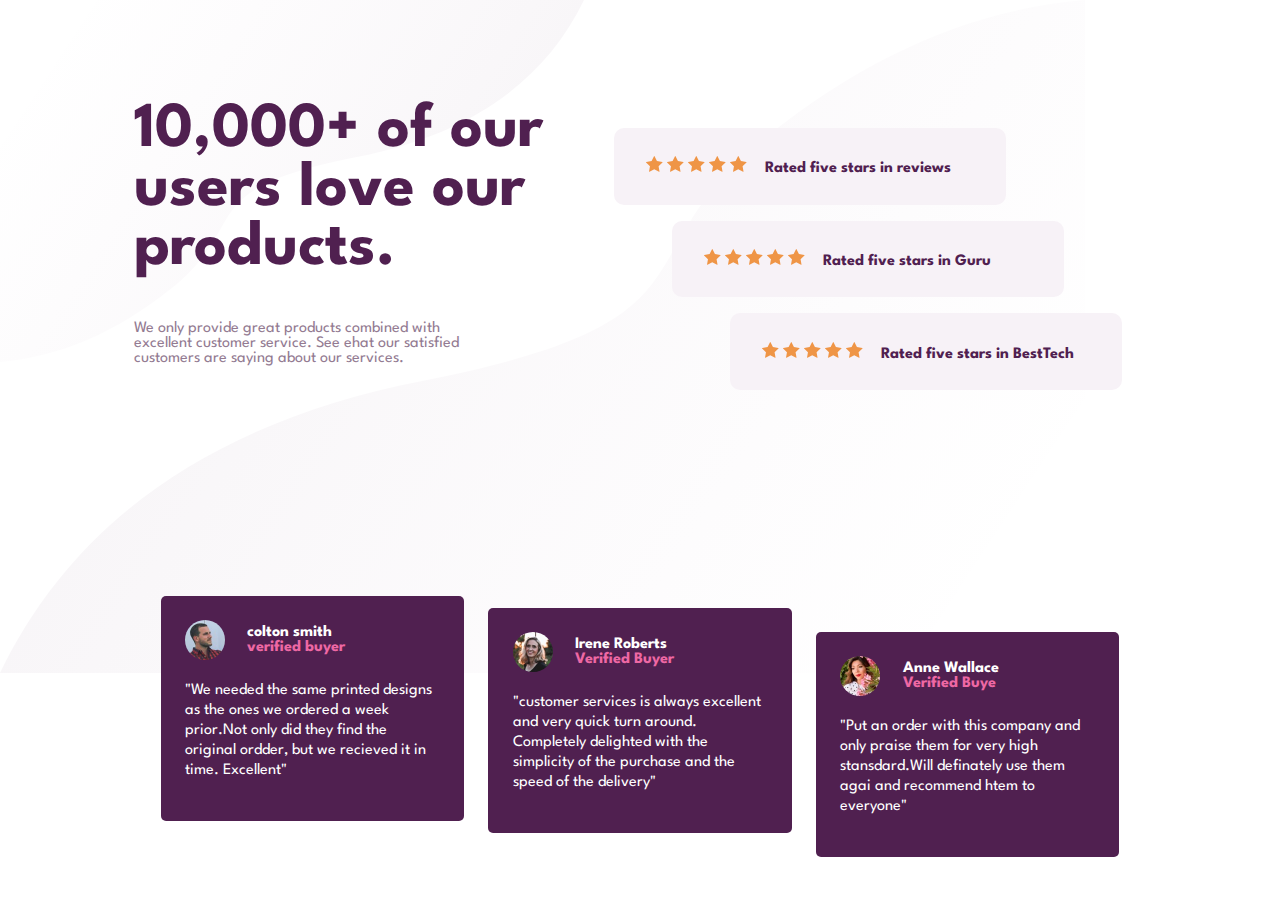
<file: index.html>
<!DOCTYPE html>
<html lang="en">
  <head>
    <meta charset="UTF-8" />
    <meta name="viewport" content="width=device-width, initial-scale=1.0" />
    <title>project 0.001</title>
    <link rel="preconnect" href="https://fonts.googleapis.com" />
    <link rel="preconnect" href="https://fonts.gstatic.com" crossorigin />

    <link rel="stylesheet" href="style.css" />
    <style>
      @import url('https://fonts.googleapis.com/css2?family=League+Spartan:wght@100..900&display=swap');
    </style>
  </head>
  <body>
    <header>
      <h1>10,000+ of our users love our products.</h1>
      <p id="headp">
        We only provide great products combined with excellent customer service.
        See ehat our satisfied customers are saying about our services.
      </p>
    </header>
    <section class="ratings">
      <div class="rate">
        <img src="images/icon-star.svg" alt="star" />
        <img src="images/icon-star.svg" alt="star" />
        <img src="images/icon-star.svg" alt="star" />
        <img src="images/icon-star.svg" alt="star" />
        <img src="images/icon-star.svg" alt="star" />
        <h2>Rated five stars in reviews</h2>
      </div>
      <div class="rate2" id="guru">
        <img src="images/icon-star.svg" alt="star" />
        <img src="images/icon-star.svg" alt="star" />
        <img src="images/icon-star.svg" alt="star" />
        <img src="images/icon-star.svg" alt="star" />
        <img src="images/icon-star.svg" alt="star" />
        <h2>Rated five stars in Guru</h2>
      </div>
      <div class="rate3">
        <img src="images/icon-star.svg" alt="star" />
        <img src="images/icon-star.svg" alt="star" />
        <img src="images/icon-star.svg" alt="star" />
        <img src="images/icon-star.svg" alt="star" />
        <img src="images/icon-star.svg" alt="star" />
        <h2>Rated five stars in BestTech</h2>
      </div>
    </section>
    <section class="comments">
      <div class="first" id="jaygarcia">
        <div class="imgdiv">
          <img src="images/image-colton.jpg" alt="" class="jjk" />
        </div>
        <div class="hd">
          <h3 class="colton">colton smith</h3>
          <h3 class="colton1">verified buyer</h3>
        </div>
        <p class="p">
          "We needed the same printed designs as the ones we ordered a week
          prior.Not only did they find the original ordder, but we recieved it
          in time. Excellent"
        </p>
      </div>
      <div class="second" id="jaygarcia">
        <div class="imgdiv">
          <img src="images/image-irene.jpg" alt="irene Roberts" class="jjk" />
        </div>
        <div class="hd">
          <h3 class="irene">Irene Roberts</h3>
          <h3 class="irene1">Verified Buyer</h3>
        </div>
        <p class="p">
          "customer services is always excellent and very quick turn around.
          Completely delighted with the simplicity of the purchase and the speed
          of the delivery"
        </p>
      </div>
      <div class="third" id="jaygarcia">
        <div class="imgdiv">
          <img src="images/image-anne.jpg" alt="Anne Wallace" class="jjk" />
        </div>
        <div class="hd">
          <h3 class="anne">Anne Wallace</h3>
          <h3 class="anne1">Verified Buye</h3>
        </div>

        <p class="p">
          "Put an order with this company and only praise them for very high
          stansdard.Will definately use them agai and recommend htem to
          everyone"
        </p>
      </div>
    </section>
  </body>
</html>
</file>
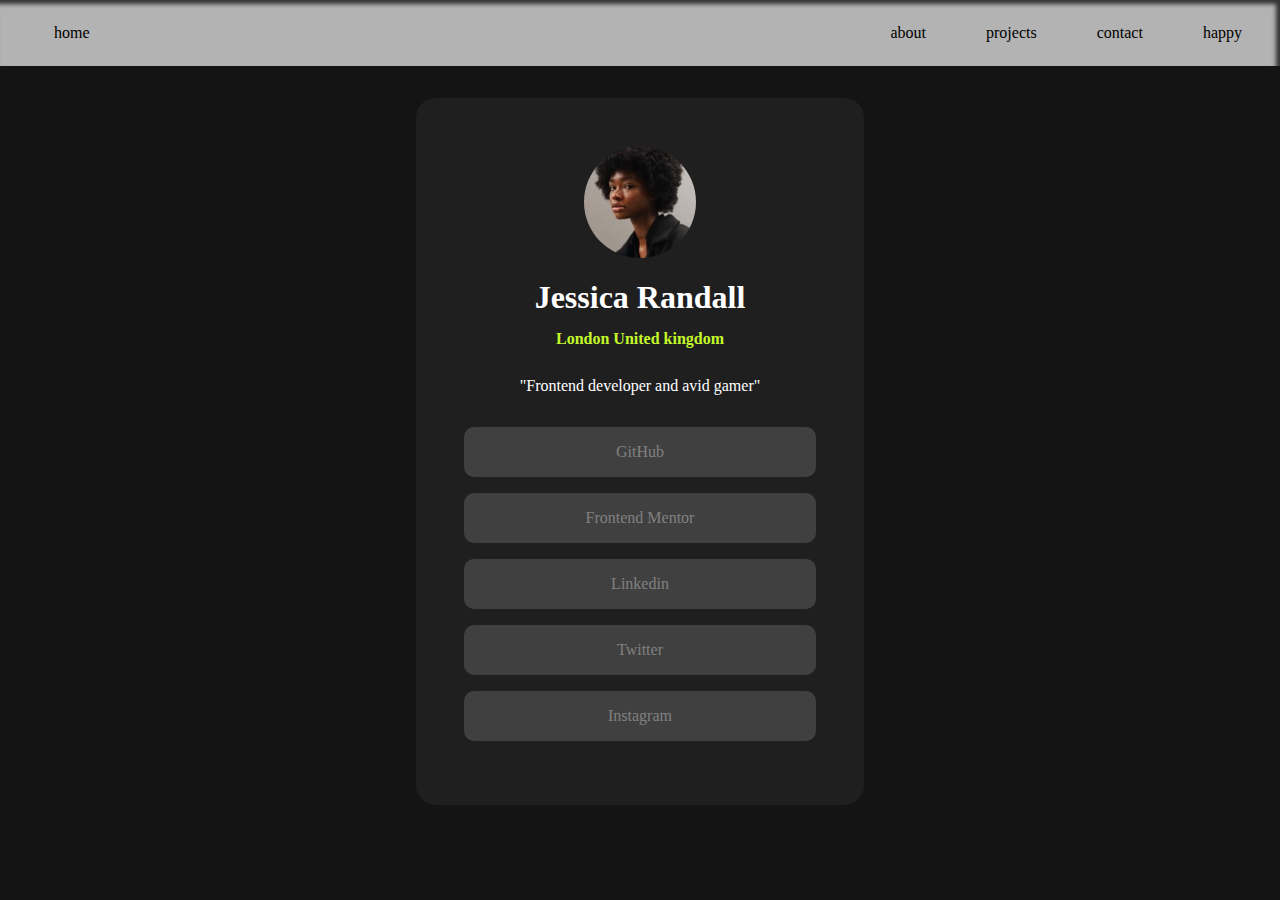
<file: bio/index.html>
<!DOCTYPE html>
<html lang="en">
  <head>
    <meta charset="UTF-8" />
    <meta name="viewport" content="width=device-width, initial-scale=1.0" />
    <title>project 4</title>
    <link rel="stylesheet" href="style.css" />
    <link rel="icon" type="image/png" href="/assets/images/favicon-32x32.png" />
  </head>
  <body>
    <nav class="navbar">
      <ul class="nlist">
        <li><a href="#" class="navlink">home</a></li>
        <li><a href="#" class="navlink">about</a></li>
        <li><a href="#" class="navlink">projects </a></li>
        <li><a href="#" class="navlink">contact</a></li>
        <li><a href="#" class="navlink">happy</a></li>
      </ul>
    </nav>
    <div class="container">
      <img
        src="assets/images/avatar-jessica.jpeg"
        alt="jesica the jewel"
        class="img"
      />

      <h1 class="h-1">Jessica Randall</h1>
      <h2 class="h-2">London United kingdom</h2>
      <p class="p-1">"Frontend developer and avid gamer"</p>
      <div id="link-container">
        <a href="www.github.com" class="item">GitHub</a>
        <a href="www.Frontend Mentor.com" class="item">Frontend Mentor</a>
        <a href="www.Linkedin.com" class="item">Linkedin</a>
        <a href="www.Twitter.com" class="item">Twitter</a>
        <a href="www.Instagram.com" class="item">Instagram</a>
      </div>
    </div>
  </body>
</html>
</file>
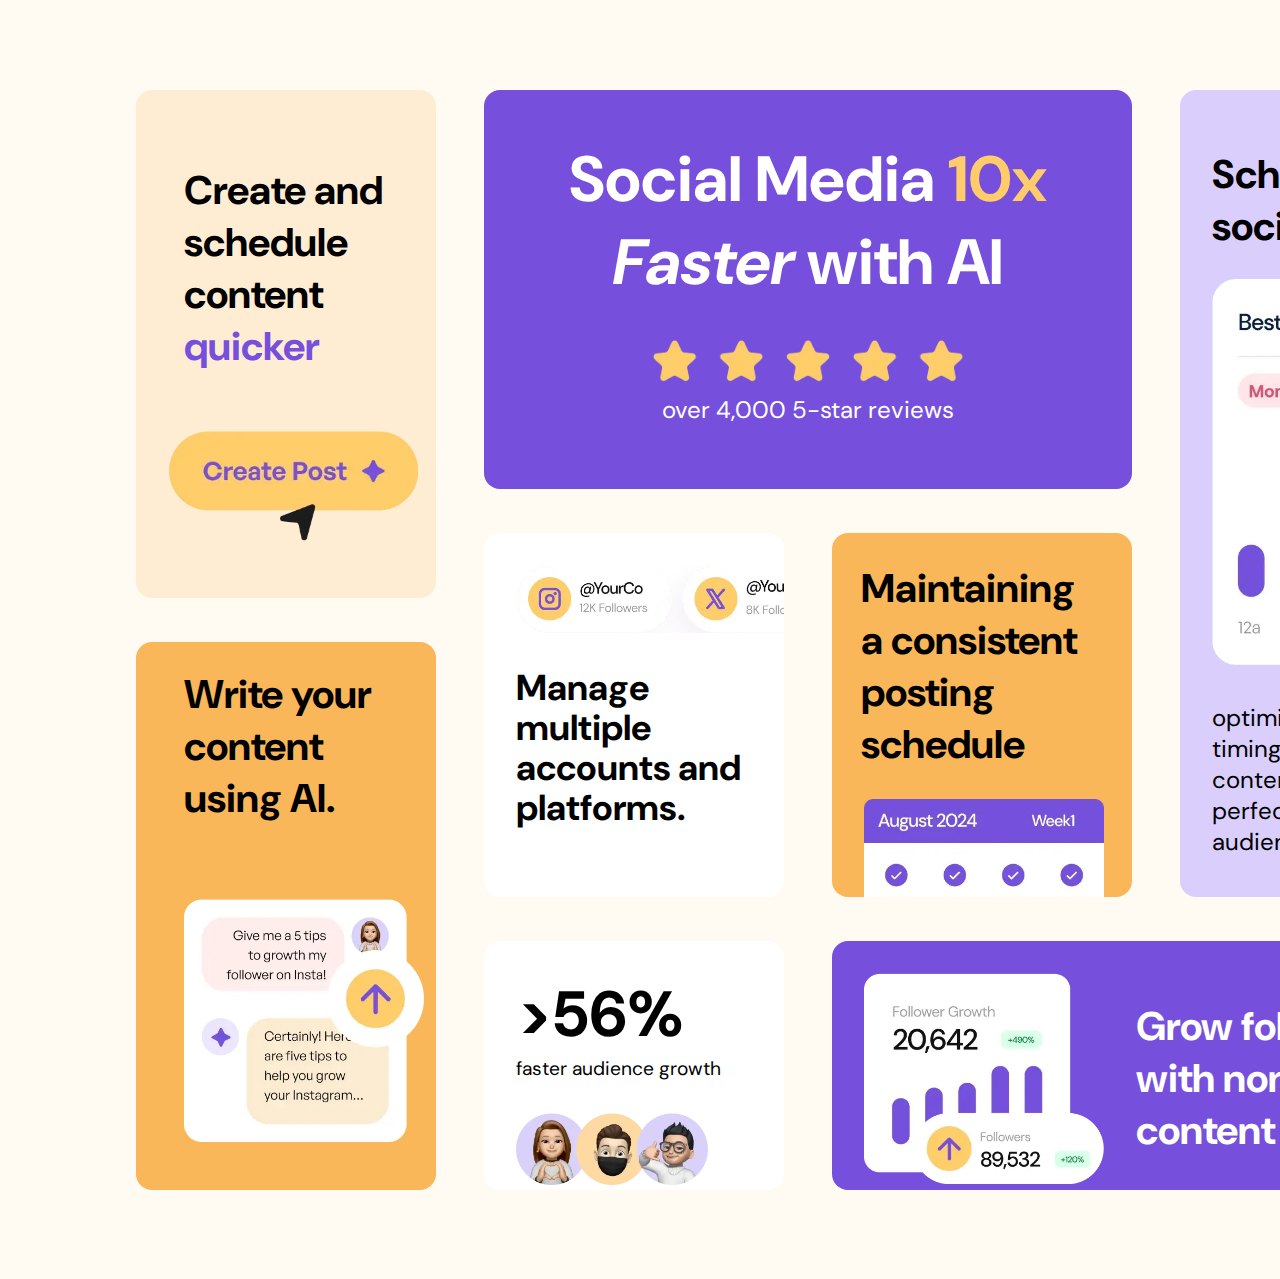
<file: New folder (4)/index.html>
<!DOCTYPE html>
<html lang="en">
  <head>
    <meta charset="UTF-8" />
    <meta name="viewport" content="width=device-width, initial-scale=1.0" />
    <link rel="stylesheet" href="style.css" />
    <title>Bento Grid</title>
    <style>
      @import url('https://fonts.googleapis.com/css2?family=DM+Sans:ital,opsz,wght@0,9..40,100..1000;1,9..40,100..1000&family=League+Spartan:wght@100..900&display=swap');
    </style>
  </head>
  <body>
    <div class="container">
      <div id="item" class="item-1" style="grid-area: box-1">
        <div class="hd1">
          <h1>
            Create and schedule content <span class="span1">quicker</span>
          </h1>
        </div>
        <div class="imgdiv1">
          <img
            src="images/illustration-create-post.webp"
            alt="div1"
            class="img1"
          />
        </div>
      </div>
      <div id="item" class="item-2" style="grid-area: box-2">
        <div class="hd-2">
          <h1 class="it-2h">
            Social Media <span class="span-2">10x</span>
            <span class="spaner">Faster</span> with AI
          </h1>
        </div>
        <img
          src="images/illustration-five-stars.webp"
          alt="div2"
          class="img-2"
        />
        <p class="p2">over 4,000 5-star reviews</p>
      </div>
      <div id="item" class="item-3" style="grid-area: box-3">
        <div class="hdiv-3">
          <h1 class="hd-3">Schedule to social media.</h1>
        </div>
        <div class="imgdiv-3">
          <img
            src="images/illustration-schedule-posts.webp"
            alt="div4"
            class="img-3"
          />
        </div>

        <p class="p-3">
          optimize post timings to piblish content at the perfect time for your
          audience
        </p>
      </div>
      <div id="item" class="item-4" style="grid-area: box-4">
        <div class="hdiv-4">
          <h1 class="hd-1">Write your content using AI.</h1>
          <div class="imgdiv-4">
            <img
              src="images/illustration-ai-content.webp"
              alt="ai content"
              class="img-4"
            />
          </div>
        </div>
      </div>
      <div id="item" class="item-5" style="grid-area: box-5">
        <div class="imgdiv-5">
          <img
            src="images/illustration-multiple-platforms.webp"
            alt="mulrple platforms"
            class="img-5"
          />
        </div>
        <div class="hdiv-5">
          <h2 class="">Manage multiple accounts and platforms.</h2>
        </div>
      </div>
      <div id="item" class="item-6" style="grid-area: box-6">
        <div class="hdiv-6">
          <h2 class="hd-6">Maintaining a consistent posting schedule</h2>
        </div>
        <div class="imgdiv-6">
          <img
            src="images/illustration-consistent-schedule.webp"
            alt="schedule posts"
            class="img-6"
          />
        </div>
      </div>
      <div id="item" class="item-7" style="grid-area: box-7">
        <div class="hdiv-7"><h1 class="hd-7">>56%</h1></div>
        <div class="pdiv-7"><p class="p-7">faster audience growth</p></div>

        <div class="imgdiv-7">
          <img
            src="images/illustration-audience-growth.webp"
            alt="audience growth"
            class="img-7"
          />
        </div>
      </div>
      <div id="item" class="item-8" style="grid-area: box-8">
        <div class="imgdiv-8">
          <img
            class="img-8"
            src="images/illustration-grow-followers.webp"
            alt="img-8"
          />
        </div>
        <div class="hdiv-8">
          <h1 class="hd-8">Grow followers with non-stop content</h1>
        </div>
      </div>
    </div>
  </body>
</html>
</file>
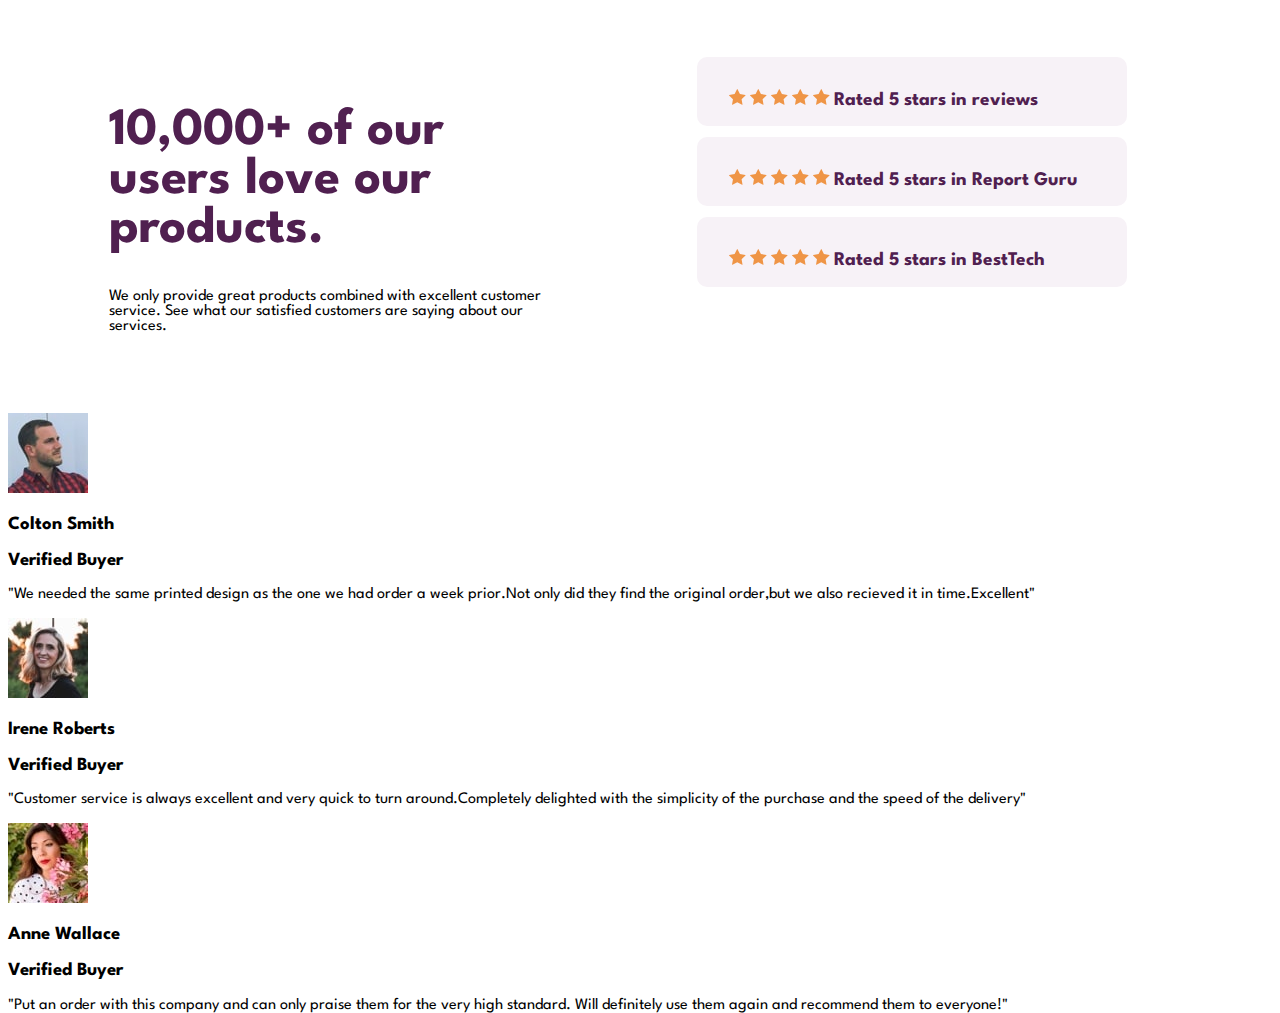
<file: the second/index1.html>
<!DOCTYPE html>
<html lang="en">
  <head>
    <meta charset="UTF-8" />
    <meta name="viewport" content="width=device-width, initial-scale=1.0" />
    <title>Document</title>
    <style>
      @import url('https://fonts.googleapis.com/css2?family=League+Spartan:wght@100..900&display=swap');
    </style>
    <link rel="stylesheet" href="style1.css" />
  </head>
  <body>
    <header>
      <h1>10,000+ of our users love our products.</h1>
      <p>
        We only provide great products combined with excellent customer service.
        See what our satisfied customers are saying about our services.
      </p>
    </header>
    <section class="container1">
      <div class="item1" id="itr">
        <img src="./images/icon-star.svg" alt="" />
        <img src="./images/icon-star.svg" alt="" />
        <img src="./images/icon-star.svg" alt="" />
        <img src="./images/icon-star.svg" alt="" />
        <img src="./images/icon-star.svg" alt="" />
        <h2 id="hd">Rated 5 stars in reviews</h2>
      </div>
      <div class="item2" id="itr">
        <img src="./images/icon-star.svg" alt="" />
        <img src="./images/icon-star.svg" alt="" />
        <img src="./images/icon-star.svg" alt="" />
        <img src="./images/icon-star.svg" alt="" />
        <img src="./images/icon-star.svg" alt="" />
        <h2 id="hd">Rated 5 stars in Report Guru</h2>
      </div>
      <div class="item3" id="itr">
        <img src="./images/icon-star.svg" alt="" />
        <img src="./images/icon-star.svg" alt="" />
        <img src="./images/icon-star.svg" alt="" />
        <img src="./images/icon-star.svg" alt="" />
        <img src="./images/icon-star.svg" alt="" />
        <h2 id="hd">Rated 5 stars in BestTech</h2>
      </div>
    </section>
    <section>
      <div class="item-comments">
        <img src="images/image-colton.jpg" alt="colton smith's image" />
        <h3>Colton Smith</h3>
        <h3>Verified Buyer</h3>
        <p class="para">
          "We needed the same printed design as the one we had order a week
          prior.Not only did they find the original order,but we also recieved
          it in time.Excellent"
        </p>
      </div>
      <div class="item-comments">
        <img src="images/image-irene.jpg" alt="irene roberts" />
        <h3>Irene Roberts</h3>
        <h3>Verified Buyer</h3>
        <p>
          "Customer service is always excellent and very quick to turn
          around.Completely delighted with the simplicity of the purchase and
          the speed of the delivery"
        </p>
      </div>
      <div class="item-comments">
        <img src="images/image-anne.jpg" alt="anne" />
        <h3>Anne Wallace</h3>
        <h3>Verified Buyer</h3>
        <p>
          "Put an order with this company and can only praise them for the very
          high standard. Will definitely use them again and recommend them to
          everyone!"
        </p>
      </div>
    </section>
  </body>
</html>
</file>
<file: style.css>
body {
  box-sizing: border-box;
  display: flexbox;
  background: url(./images/bg-pattern-bottom-desktop.svg),
    url(./images/bg-pattern-top-desktop.svg);
  background-repeat: no-repeat;
  height: 100vh;
  font-family: league spartan;
}
h1 {
  font-size: 2.2rem;
}
header {
  height: 40%;
  width: 33%;
  padding: 10%;
  padding-top: 4%;
  padding-bottom: 4%;
  margin-bottom: 4rem;
}
h1 {
  color: hsl(300, 43%, 22%);
  font-size: 4rem;
}
#headp {
  color: hsl(303, 10%, 53%);
  width: 40ch;
}
.ratings {
  display: flex;
  position: absolute;
  flex-direction: column;
  float: right;
  justify-content: space-between 10px;
  align-items: flex-start;
  margin-top: 4%;
  height: 45%;
  width: 50%;
  margin: top 10%;
  padding: 5%;
  padding-top: 6%;
  padding-right: 2%;
  top: 0%;
  right: 0%;
}
.rate {
  background-color: hsl(300, 24%, 96%);
  padding: 0.5rem;
  padding-left: 2rem;
  width: 55%;
  height: 15%;
  justify-content: flex-start;
  margin: 0rem;
  border-radius: 10px;
  align-items: flex-end;
  align-content: center;
}

.rate2 {
  background-color: hsl(300, 24%, 96%);
  padding: 0.5rem;
  padding-left: 2rem;
  width: 55%;
  height: 15%;
  margin: 1rem;
  align-content: center;
  margin-left: 9%;
  border-radius: 10px;
}
.rate3 {
  background-color: hsl(300, 24%, 96%);
  padding: 0.5rem;
  padding-left: 2rem;
  width: 55%;
  height: 15%;
  margin-left: 18%;
  border-radius: 10px;
  align-content: center;
}
h2 {
  display: inline;
  color: hsl(300, 43%, 22%);
  font-size: 1rem;
  margin-left: 4%;
}
.comments {
  display: flex;
  justify-content: center;
  /* background: #000; */
  padding: 2%;
  padding-top: 4%;
  padding-bottom: 4%;
  margin-top: 2rem;
}
#jaygarcia {
  display: flex;
  width: 21%;
  padding: 2%;
  background: hsl(300, 43%, 22%);
  border-radius: 5px;
  justify-content: space-between;
  /* flex-wrap: nowrap; */
  height: 20%;
  flex-direction: column;
}
h3 {
  margin: 0;
  padding: 0;
  font-size: 1rem;
}

.imgdiv {
  display: flex;
  align-items: flex-start;
  justify-content: flex-start;
  align-content: flex-start;
  width: 2%;
}
.hd {
  display: inline;
  align-items: flex-start;
  justify-content: flex-start;
  align-content: flex-start;
  margin-top: -35px;
  position: relative;
  left: 3.9rem;

  width: 50%;
}
.jjk {
  border-radius: 50%;
  width: 40px;
}
.colton {
  color: white;
}
.colton1 {
  color: hsl(333, 80%, 67%);
  top: 0%;
}
.irene {
  color: white;
  font-size: 1rem;
}
.irene1 {
  color: hsl(333, 80%, 67%);
  font-size: 1rem;
}
.anne {
  color: white;
}
.anne1 {
  color: hsl(333, 80%, 67%);
}
.p {
  display: block;
  color: white;
  line-height: 20px;
  margin-top: 10%;
}
.second {
  margin: 1%;
  margin-top: 2%;
}
.third {
  margin: 1%;
  margin-top: 4%;
}
.first {
  margin: 1%;
}

@media (max-width: 435px) {
  body {
    height: 150vh;
    background: url(images/bg-pattern-top-mobile.svg),
      url(images/bg-pattern-bottom-desktop.svg);
    background-repeat: no-repeat;
  }
  header {
    display: flex;
    flex-direction: column;
    height: 25%;
    width: 100%;
    padding: 5%;
    justify-content: center;
    align-items: center;
    align-content: center;
    text-align: center;
    padding-top: 4%;
    padding-bottom: 4%;
    margin-left: 5%;
  }
  #headp {
    display: block;
    font-size: 1rem;
    position: relative;
    width: 30ch;
    line-height: 25px;
  }
  .ratings {
    display: flex;
    position: relative;
    flex-direction: column;
    float: inline-start;
    justify-content: center;
    text-align: center;
    align-items: center;
    align-content: center;
    height: 30%;
    width: 90%;
    margin-top: 0px;
    padding: 2.5%;
    padding-right: 10%;
    left: 20px;
    margin-left: 16px;
  }
  .rate {
    background-color: hsl(300, 24%, 96%);
    padding: 0.5rem;
    padding-left: 2rem;
    width: 85%;
    height: 13%;
    justify-content: center;
    margin: 0rem;
    border-radius: 10px;
    align-items: center;
    align-content: center;
  }

  .rate2 {
    background-color: hsl(300, 24%, 96%);
    padding: 0.5rem;
    padding-left: 2rem;
    width: 85%;
    height: 13%;
    justify-content: center;
    margin: 0rem;
    border-radius: 10px;
    align-items: center;
    align-content: center;
    margin-top: 10px;
  }
  .rate3 {
    background-color: hsl(300, 24%, 96%);
    padding: 0.5rem;
    padding-left: 2rem;
    width: 85%;
    height: 13%;
    justify-content: center;
    margin: 0rem;
    border-radius: 10px;
    margin: 10px;
  }
  h1 {
    display: inline;
    font-size: 2rem;
    width: 200px;
  }
  .ratings {
    flex-direction: column;
  }
  .comments {
    display: flex;
    justify-content: center;
    align-content: center;
    align-items: center;
    flex-direction: column;
    /* background: #000; */
    padding: 3%;
    padding-top: 4%;
    padding-bottom: 4%;
    margin-left: 12%;
  }
  h2 {
    display: block;
    padding-top: 0;
  }
  #jaygarcia {
    display: flex;
    width: 260px;
    padding: 13%;
    padding-bottom: 5%;
    background: hsl(300, 43%, 22%);
    border-radius: 5px;
    justify-content: space-between;
    flex-wrap: wrap;
  }
}
</file>
<file: bio/style.css>
body {
  display: flex;
  box-sizing: border-box;
  padding: 5rem 5rem 2rem 2rem;
  padding: auto;
  background: hsl(0, 0%, 8%);
  justify-content: center;
  align-items: center;
  text-align: center;
  margin: auto;
  align-content: center;
  /* padding-left: 12rem; */
  padding: auto;
  min-width: 100vh;
  flex-direction: column;
  padding: 0;
  font-family: cursive;
}

nav {
  width: 100%;
  display: flex;
  flex-direction: row;
  background: hsl(0, 0%, 70%);
  box-shadow: -4px 4px 4px hsl(0, 0%, 20%) inset;
}
nav ul {
  display: flex;
  position: relative;
  flex-direction: row;
  justify-content: flex-end;
  align-items: center;
  list-style: none;
  text-decoration: none;
  height: 50px;
  right: 0px;
  margin: 0px;
  width: 100%;

  padding: 0.5rem;
}
.navlink {
  display: flex;
  justify-content: flex-end;
  text-decoration: none;
  height: 100%;
  color: black;
  padding: 0 30px;
}
nav a:hover {
  background: hsl(0, 0%, 25%);
  border-radius: 30px;
  /* padding-left: 1rem; */
  transition: 2s;
}
nav li:first-child {
  margin-right: auto;
  margin-left: 1rem;
}
.container {
  display: flex;
  justify-content: center;
  align-items: center;
  background: hsl(0, 0%, 12%);
  padding: 3rem 3rem 3rem 3rem;
  padding-right: 3rem;
  flex-direction: column;
  margin: 2rem;
  border-radius: 20px;
}
.img {
  width: 7rem;
  border-radius: 50%;
}
h1 {
  margin-bottom: 0;
  color: hsl(0, 0%, 100%);
  font-size: 2rem;
}
h1:hover {
  color: purple;
  transition: 1s;
}
h2 {
  font-size: 1rem;
  color: hsl(75, 94%, 57%);
}
p {
  color: hsl(0, 0%, 100%);
}
.item {
  display: block;
  padding: 1rem;
  width: 20rem;
  text-decoration: none;
  text-align: center;
  background: hsl(0, 0%, 25%);
  margin: 1rem 1rem;
  margin-left: 0%;
  margin-right: 0px;
  color: hsl(0, 0%, 50%);
  border-radius: 10px;
}
.item:hover {
  background: hsl(0, 0%, 20%);
  color: hsl(0, 0%, 60%);
  margin-left: 1rem;
  z-index: 20;
  transition: 1.5s;
}
</file>
<file: New folder (4)/style.css>
body {
  min-height: 100dvh;
  display: flex;
  background-color: rgb(255, 250, 242);
  align-items: center;
  justify-content: center;
  padding: 2%;
  font-family: DM Sans;
  margin: 0;
}
.container {
  height: 1100px;
  width: 1440px;
  padding: 4rem;
  padding-left: 10rem;
  margin: auto;
  display: grid;
  margin-left: 6rem;
  grid-template-columns: 300px 300px 300px 300px;
  grid-template-rows: auto;
  grid-template-areas:
    'box-1 box-2 box-2 box-3'
    'box-1 box-5 box-6 box-3'
    'box-4 box-5 box-6 box-3'
    'box-4 box-7 box-8 box-8';
  gap: 4%;
  /* grid-area: (item-1, item-1); */
  border-radius: 10px;
}
#item {
  border-radius: 1rem;
}
.item-1 {
  background: rgb(255, 237, 211);
}
h1 {
  font-size: 2.5rem;
}
.hd1 {
  padding: 3rem;
  padding-bottom: 1rem;
}
.imgdiv1 {
  width: 12rem;
  padding: 2rem;
  padding-top: 1rem;
}
.img1 {
  width: 250px;
}
.span1 {
  color: hsl(256, 67%, 59%);
}
.item-2 {
  background: hsl(256, 67%, 59%);
  text-align: center;
}
.hd-2 {
  padding: 3rem;
  padding-bottom: 2rem;
  color: white;
}
.it-2h {
  font-size: 4rem;
  margin-top: 0rem;
  margin-bottom: 0rem;
}
.img-2 {
  width: 20rem;
}
.span-2 {
  color: hsl(39, 100%, 71%);
}
.p2 {
  color: white;
  font-size: 1.5rem;
  margin: 4rem;
  margin-top: 0;
}
.spaner {
  font-style: italic;
}
.item-3 {
  background: hsl(254, 88%, 90%);
}
.hdiv-3 {
  padding: 2rem;
  padding-bottom: 0rem;
}
.imgdiv-3 {
  display: relative;
  width: 14.7rem;
  padding: 2rem;
  padding-top: 0rem;
  padding-bottom: 0rem;
  overflow: hidden;
}
.img-3 {
  width: 27rem;
}
.p-3 {
  padding: 2rem;
  font-size: 1.5rem;
  margin: 0;
}
.item-4 {
  background: rgb(250, 183, 89);
}
.hdiv-4 {
  padding: 3rem;
  padding-bottom: 2rem;
  padding-top: 0rem;
  height: 50%;
}
.imgdiv-4 {
  padding-top: 3rem;
}
.img-4 {
  width: 15rem;
}
.item-5 {
  background: white;
  overflow: hidden;
}
.imgdiv-5 {
  width: 20rem;
  padding: 2rem;
  overflow: hidden;
  padding-bottom: 0;
}
.img-5 {
  width: 20rem;
  border-radius: 34px;
}
.hdiv-5 {
  font-size: 1.5rem;
  padding-top: 0px;
  padding: 2rem;
  padding-top: 0%;
  line-height: 2.5rem;
}
.item-6 {
  background: rgb(250, 183, 89);
  overflow: hidden;
}
.hd-6 {
  margin: 0px;
  font-size: 2.5rem;
}
.hdiv-6 {
  font-size: 1.5rem;
  padding-top: 0px;
  padding: 1.8rem;
}
.imgdiv-6 {
  width: 20rem;
  padding: 2rem;

  padding-top: 0;
}
.img-6 {
  width: 15rem;
}
.item-7 {
  background: white;
}
.hdiv-7 {
  padding-left: 2rem;
  padding: 2rem;
  padding-bottom: 0%;
}
.hd-7 {
  font-size: 4rem;
  margin: 0;
}
.p-7 {
  font-size: 1.2rem;
  margin-left: 1rem;
  margin: 0;
  font-weight: 200px;
}
.imgdiv-7 {
  width: 15rem;
  padding: 2rem;
  padding-bottom: 0;
}
.img-7 {
  width: 12rem;
}
.pdiv-7 {
  padding-left: 2rem;
}
.item-8 {
  background: hsl(256, 67%, 59%);
  display: flex;
  flex-direction: row;
}
.imgdiv-8 {
  width: 15rem;
  padding: 2rem;
  padding-bottom: 0;
}
.img-8 {
  width: 15rem;
}
.hd-8 {
  display: flex;
  font-size: 2.5rem;
  color: white;
}
.hdiv-8 {
  display: inline;
  width: 20rem;
  padding: 2rem 2rem 0 0;
  top: 0;
}
@media (max-width: 450px) {
  body {
    width: 200%;
    display: flexbox;
    background-color: rgb(255, 250, 242);
    align-items: center;
    justify-content: center;
  }
  .container {
    width: 200%;
    height: auto;
    padding: 10%;
    gap: 2rem;
    margin-left: 5%;
    margin-right: 5%;
    grid-template-columns: repeat(1, 30rem);
    grid-template-rows: auto;
    grid-template-areas:
      'box-2'
      'box-5'
      'box-6'
      'box-3'
      'box-8'
      'box-7'
      'box-1'
      'box-4';
    align-items: center;
    justify-content: center;
    line-height: 2.5rem;
  }
  .hd-2 {
    line-height: 4rem;
  }
  .img-2 {
    width: 50%;
  }
  .img-5 {
    width: 100%;
  }
  .hdiv-5 {
    font-size: 1rem;
  }
  .imgdiv-5 {
    width: 80%;
  }
  .img-6 {
    width: 85%;
  }
  .hd-6 {
    font-size: 2.3rem;
  }
  .hdiv-5 {
    font-size: 1.5rem;
    padding-top: 0px;
    padding: 2rem;
    padding-top: 0%;
  }
  .item-6 {
    height: 19.7rem;
  }
  .hdiv-6 {
    font-size: 1.5rem;
  }
  .item-3 {
    text-align: center;
  }
  .imgdiv-3 {
    width: 25rem;
    padding-left: 2rem;
    padding-right: 2rem;
  }
  .img-3 {
    width: 25rem;
  }
  .hd-3 {
    font-size: 2rem;
  }
  .p-3 {
    padding-top: 1re;
  }
  .item-8 {
    flex-direction: column;
    text-align: center;
  }
  .imgdiv-8 {
    width: 25.5rem;
  }
  .img-8 {
    width: 23rem;
  }
  .hdiv-8 {
    padding-left: 5rem;
    padding-right: 5rem;
    padding-top: 0;
  }
  .p-7 {
    margin-top: 1rem;
    font-size: 1.5rem;
  }
  .hd1 {
    padding-bottom: 0;
  }
  .imgdiv1 {
    padding-top: 0;
  }
  .imgdiv-4 {
    padding-top: 0;
  }
  .img-4 {
    width: 18rem;
  }
}
</file>
<file: the second/style1.css>
* {
  box-sizing: border-box;
  max-height: 100vh;
  display: flexbox;
  font-family: League Spartan;
  flex-direction: row;
}

header {
  padding: 5%;
  padding-left: 8%;
  padding-top: 5%;
  width: 48%;
}
h1 {
  font-size: 3.3rem;
  color: hsl(300, 43%, 22%);
}
.container1 {
  display: flex;
  position: absolute;
  flex-direction: column;
  float: right;
  width: 50%;
  height: 50%;
  justify-content: space-between 10px;
  align-items: flex-start;
  align-content: center;
  margin: top 10%;
  border-radius: 5%;
  padding: 4%;
  top: 0%;
  right: 0%;
}
#itr {
  padding: 6%;
  margin: 1%;
  width: 80%;
}
.item1 {
  background: hsl(300, 24%, 96%);
  border-radius: 10px;
  width: 100%;
  height: 20%;
  align-content: center;
}
.item2 {
  background: hsl(300, 24%, 96%);
  border-radius: 10px;
  width: 100%;
  align-content: center;
  height: 20%;
  margin-left: 70px;
}
.item3 {
  background: hsl(300, 24%, 96%);
  border-radius: 10px;
  width: 100%;
  height: 20%;
  justify-content: center;
  align-items: center;
  align-content: center;
  margin-left: 110px;
}
#hd {
  display: inline;
  color: hsl(300, 43%, 22%);
  font-size: 1.2rem;
}
</file>
